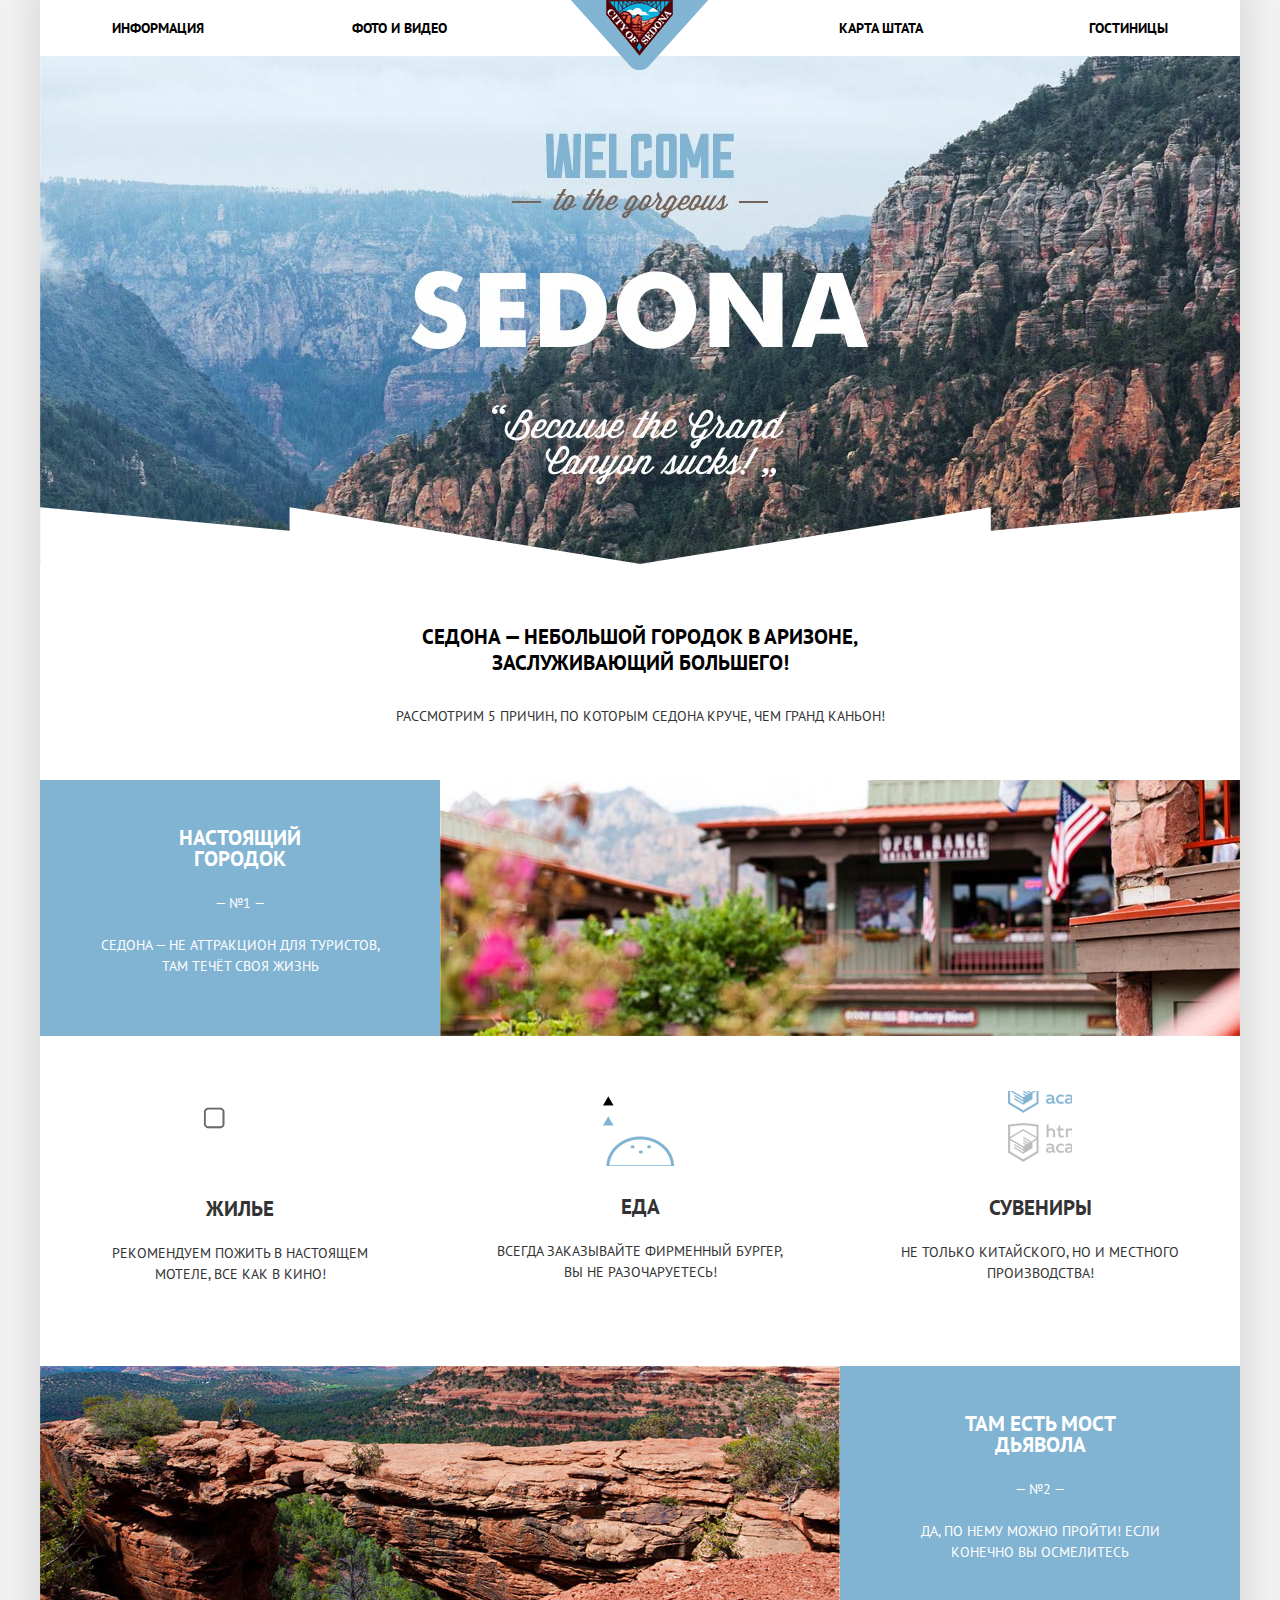
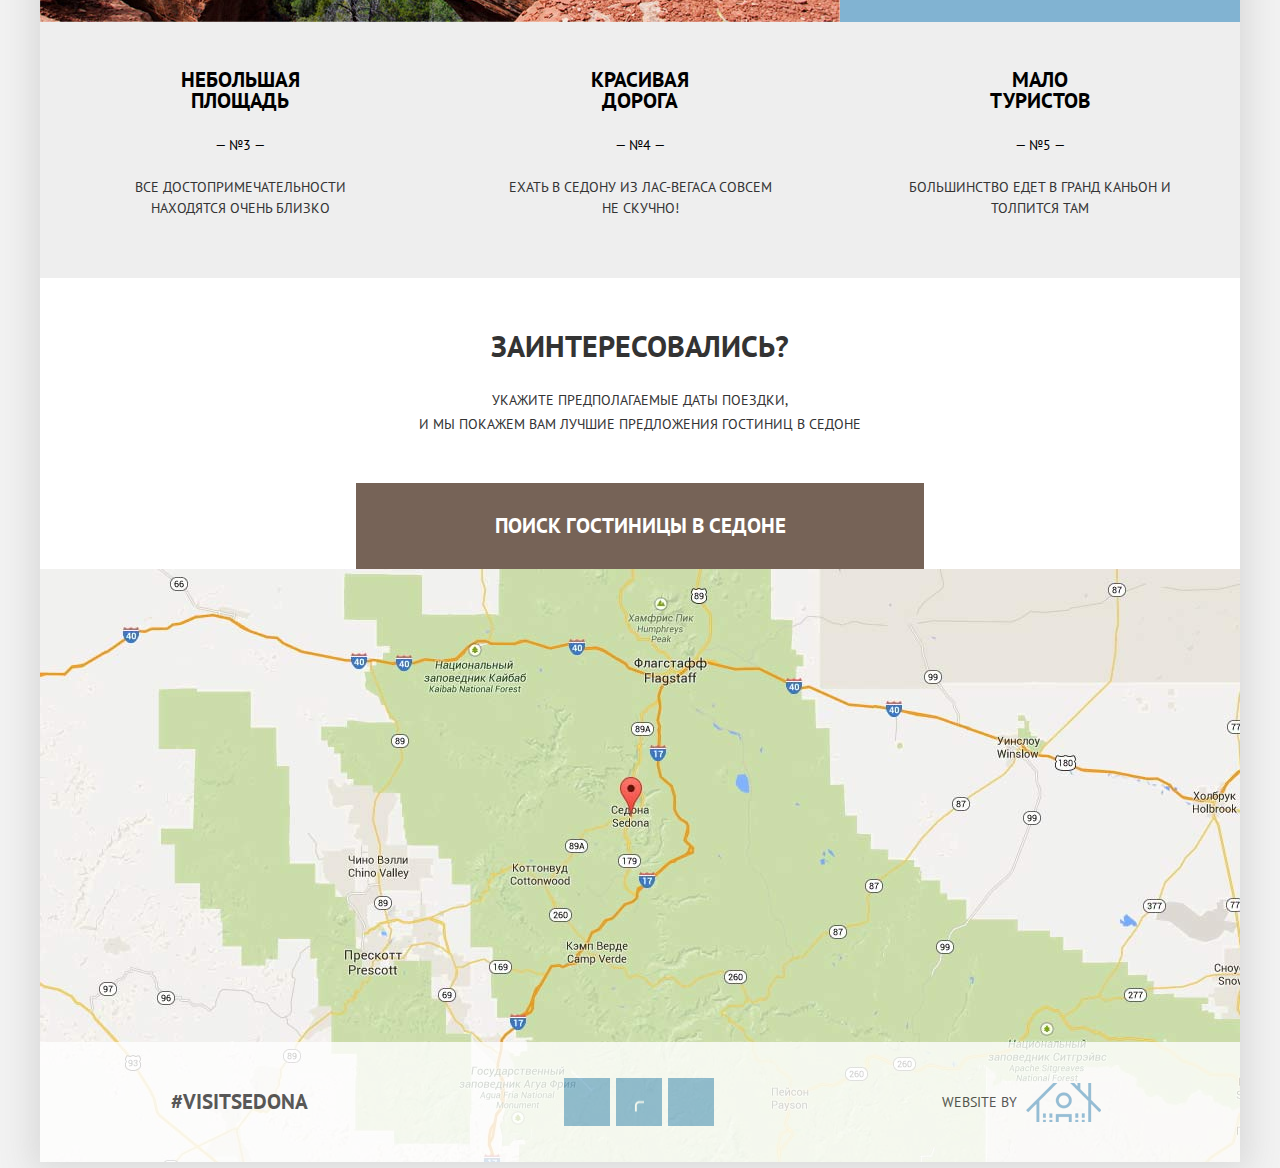
<file: index.html>
<!DOCTYPE html>
<html lang="ru">
  <head>
    <meta charset="utf-8">
    <title>HTML Academy: Седона</title>
    <link href="https://fonts.googleapis.com/css?family=PT+Sans:400,700&amp;subset=cyrillic" rel="stylesheet">
    <link href="css/normalize.css" rel="stylesheet">
    <link href="css/style.min.css" rel="stylesheet">
  </head>
  <body>
    <div class="container">
      <header class="main-header">
        <a class="logo-menu-link">
          <img class="index-logo" src="img/logo.png" width="138" height="70" alt="Sedona">
        </a>
        <nav class="main-navigation">
          <ul class="menu">
            <li class="menu-item menu-item-left">
              <a href="#" class="menu-link">Информация</a>
            </li>
            <li class="menu-item menu-item-left menu-item-margin">
              <a href="#" class="menu-link ">Фото и видео</a>
            </li>
            <li class="menu-item menu-item-right menu-item-map">
              <a href="#" class="menu-link">Карта штата</a>
            </li>
            <li class="menu-item menu-item-right">
              <a href="catalog.html" class="menu-link">Гостиницы</a>
            </li>
          </ul>
        </nav>
      </header>
      <main class="main-content">
        <div class="background"></div>
        <div class="wrap">
          <h2 class="wrap-title">Седона &#8212; небольшой городок в Аризоне, заслуживающий большего!</h2>
          <p class="wrap-text">Рассмотрим 5 причин, по которым Седона круче, чем Гранд Каньон!</p>
        </div>
        <div class="box">
          <div class="card card-blue">
            <h2 class="card-title">Настоящий городок</h2>
            <div class="card-number">&#8212; №1 &#8212;</div>
            <p class="card-paragraph">Седона &#8212; не аттракцион для туристов, там течёт своя жизнь</p>
          </div>
          <div class="box-image"></div>
        </div>
        <div class="features">
          <div class="feature feature-house">
            <h2 class="feature-title">Жилье</h2>
            <p class="feature-paragraph">Рекомендуем пожить в настоящем мотеле, все как в кино!</p>
          </div>
          <div class="feature feature-burger">
            <h2 class="feature-title">Еда</h2>
            <p class="feature-paragraph">Всегда заказывайте фирменный бургер, вы не разочаруетесь!</p>
          </div>
          <div class="feature feature-souvenir">
            <h2 class="feature-title">Сувениры</h2>
            <p class="feature-paragraph">Не только китайского, но и местного производства!</p>
          </div>
        </div>
        <div class="box">
          <div class="card card-blue">
            <h2 class="card-title">Там есть мост Дьявола</h2>
            <div class="card-number">&#8212; №2 &#8212;</div>
            <p class="card-paragraph">Да, по нему можно пройти! Если конечно Вы осмелитесь</p>
          </div>
          <div class="box-imag box-image-2"></div>
        </div>
        <div class="box">
          <div class="card grey-card">
            <h2 class="card-title">Небольшая площадь</h2>
            <div class="card-number">&#8212; №3 &#8212;</div>
            <p class="card-paragraph">Все достопримечательности находятся очень близко</p>
          </div>
          <div class="card grey-card">
            <h2 class="card-title">Красивая дорога</h2>
            <div class="card-number">&#8212; №4 &#8212;</div>
            <p class="card-paragraph">Ехать в Седону из Лас-Вегаса совсем не скучно!</p>
          </div>
          <div class="card grey-card">
            <h2 class="card-title">Мало туристов</h2>
            <div class="card-number">&#8212; №5 &#8212;</div>
            <p class="card-paragraph">Большинство едет в Гранд Каньон и толпится там</p>
          </div>
        </div>
        <div class="search">
          <h2 class="search-title">Заинтересовались?</h2>
          <p class="search-text">Укажите предполагаемые даты поездки, и&#160;мы&#160;покажем&#160;вам&#160;лучшие&#160;предложения&#160;гостиниц&#160;в&#160;Седоне</p>
          <a class="search-btn btn" href="form.html">Поиск гостиницы в Седоне</a>
          <div class="wrapper-form">
            <form action="#" method="post" name="search">
              <div class="wrapper">
                <label class="label" for="visit-field">Дата заезда:</label>
                <div class="input-wrapper">
                  <input class="input" type="text" name="visit" id="visit-field" placeholder="24 апреля 2017">
                  <span class="wrapper-calendar"></span>
                </div>
              </div>
              <div class="wrapper">
                <label class="label" for="departure-field">Дата выезда:</label>
                <div class="input-wrapper">
                  <input class="input" type="text" name="departure" id="departure-field" placeholder="4 июля 2017">
                  <span class="wrapper-calendar"></span>
                </div>
              </div>
              <div class="wrapper">
                <div class="wrapper-item">
                  <label class="label label-people" for="people-field">Взрослые:</label>
                  <div class="input-wrapper-number">
                    <button class="btn btn-input btn-input-less" type="button">&#8211;</button>
                    <input class="input-number" type="text" name="people" id="people-field" placeholder="2">
                    <button class="btn btn-input btn-input-more" type="button">+</button>
                  </div>
                </div>
                <div class="wrapper-item">
                  <label class="label label-child" for="child-field">Дети:</label>
                  <div class="input-wrapper-number">
                    <button class="btn btn-input btn-input-less" type="button">&#8211;</button>
                    <input class="input-number" type="text" name="child" id="child-field" placeholder="0">
                    <button class="btn btn-input btn-input-more" type="button">+</button>
                  </div>
                </div>
              </div>
              <input class="btn btn-search-form" type="submit" value="Найти">
            </form>
          </div>
          <div class="modal-overlay modal-overlay-show"></div>
        </div>
        <div class="map">
          <iframe class="iframe" src="https://www.google.com/maps/embed?pb=!1m18!1m12!1m3!1d838599.7616187428!2d-111.78990332524633!3d34.811468345127636!2m3!1f0!2f0!3f0!3m2!1i1024!2i768!4f13.1!3m3!1m2!1s0x872da132f942b00d%3A0x5548c523fa6c8efd!2z0KHQtdC00L7QvdCwLCDQkNGA0LjQt9C-0L3QsCA4NjMzNiwg0KHQqNCQ!5e0!3m2!1sru!2sru!4v1494264194851" width="1200" height="593"></iframe>
        </div>
      </main>
      <footer class="main-footer index-main-footer">
        <div class="footer-item footer-text">#VisitSedona</div>
        <div class="footer-item footer-social">
          <a class="social-btn social-btn-tw" href="#">Twitter</a>
          <a class="social-btn social-btn-fb" href="#">Facebook</a>
          <a class="social-btn social-btn-youtb" href="#">YouTube</a>
        </div>
        <div class="footer-item footer-block">
          Website By
          <a class="footer-link" href="https://htmlacademy.ru/intensive/htmlcss">HtmlAcademy</a>
        </div>
      </footer>
    </div>
    <script src="js/script.min.js"></script>
  </body>
</html>
</file>
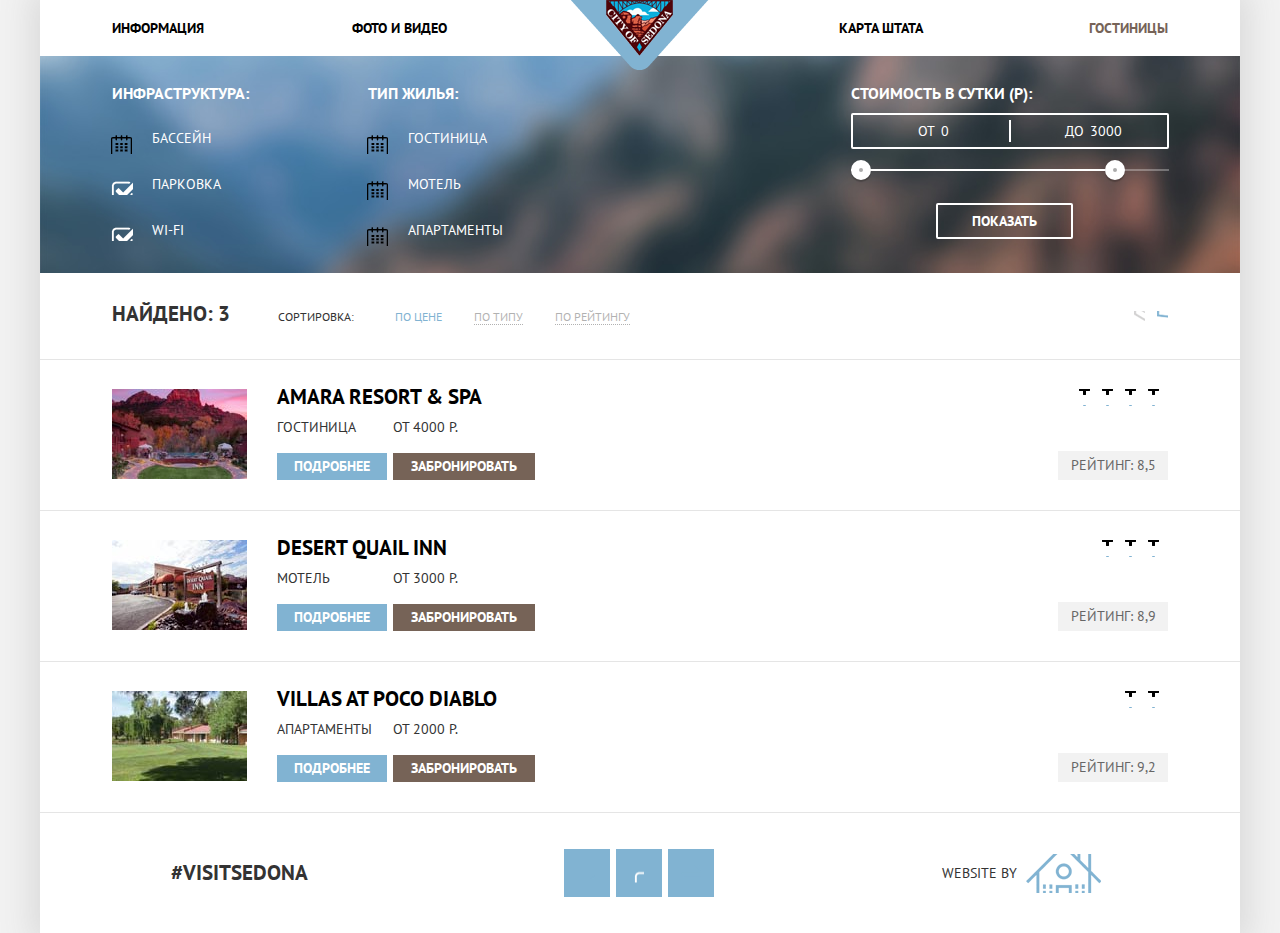
<file: catalog.html>
<!DOCTYPE html>
<html lang="ru">
  <head>
    <meta charset="UTF-8">
    <title>HTML Academy: Седона</title>
    <link href="https://fonts.googleapis.com/css?family=PT+Sans:400,700&amp;subset=cyrillic" rel="stylesheet">
    <link href="css/normalize.css" rel="stylesheet">
    <link href="css/style.min.css" rel="stylesheet">
  </head>
  <body>
    <div class="container">
      <header class="main-header">
        <a href="index.html" class="logo-menu-link">
          <img class="index-logo" src="img/logo.png" width="138" height="70" alt="Sedona">
        </a>
        <nav class="main-navigation">
          <ul class="menu">
            <li class="menu-item menu-item-left">
              <a href="#" class="menu-link">Информация</a>
            </li>
            <li class="menu-item menu-item-left menu-item-margin">
              <a href="#" class="menu-link ">Фото и видео</a>
            </li>
            <li class="menu-item menu-item-right menu-item-map">
              <a href="#" class="menu-link ">Карта штата</a>
            </li>
            <li class="menu-item menu-item-right">
              <a class="menu-active">Гостиницы</a>
            </li>
          </ul>
        </nav>
      </header>
      <main>
        <div class="wrap-form">
          <form class="form" action="#" method="post" name="features">
            <div class="block-checkbox block-checkbox-1">
              <h2 class="block-title">Инфраструктура:</h2>
              <div class="wrap-block">
                <input class="input-checkbox" type="checkbox" name="pool-field" id="pool" checked>
                <label class="label-text" for="pool">Бассейн</label>
              </div>
              <div class="wrap-block">
                <input class="input-checkbox" type="checkbox" name="parking-field" id="parking">
                <label class="label-text" for="parking">Парковка</label>
              </div>
              <div class="wrap-block">
                <input class="input-checkbox" type="checkbox" name="wi-fi-field" id="wifi">
                <label class="label-text" for="wifi">wi-fi</label>
              </div>
            </div>
            <div class="block-checkbox block-checkbox-2">
              <h2 class="block-title">Тип жилья:</h2>
              <div class="wrap-block">
                <input class="input-checkbox" type="checkbox" name="hotel-field" id="hotel" checked>
                <label class="label-text" for="hotel">Гостиница</label>
              </div>
              <div class="wrap-block">
                <input class="input-checkbox" type="checkbox" name="motel-field" id="motel" checked>
                <label class="label-text" for="motel">Мотель</label>
              </div>
              <div class="wrap-block">
                <input class="input-checkbox" type="checkbox" name="apartments-field" id="apartments" checked>
                <label class="label-text" for="apartments">Апартаменты</label>
              </div>
            </div>
            <div class="range-filter">
              <h2 class="filter-title range-filter-title">Стоимость в сутки (Р):</h2>
                <div class="price-controls">
                  <div class="wrap-input">
                    <label class="price-label" for="min-money">от</label>
                    <input class="price-input" name="input-price" type="text" id="min-money" placeholder=" 0">
                  </div>
                  <div class="wrap-input">
                    <label class="price-label price-label-right" for="max-money">до</label>
                    <input class="price-input" name="input-price" type="text" id="max-money" placeholder=" 3000">
                  </div>
                </div>
                <div class="range-controls">
                  <div class="scale">
                    <div class="bar"></div>
                  </div>
                  <div class="toggle toggle-min"></div>
                  <div class="toggle toggle-max"></div>
              </div>
              <input class="btn btn-transparent" type="submit" value="Показать">
            </div>
          </form>
        </div>
        <div class="sorting">
          <h2 class="sorting-title">Найдено: <span class="sorting-number">3</span></h2>
          <p class="sorting-text">Сортировка:</p>
          <div class="sorting-item">
            <a class="sorting-link-active">По цене</a>
            <a class="sorting-link" href="#">По типу</a>
            <a class="sorting-link" href="#">По рейтингу</a>
          </div>
          <div class="sorting-switch">
            <a class="switch switch-down" href="#"></a>
            <a class="switch switch-up switch-active" href="#"></a>
          </div>
        </div>
        <div class="content">
          <img class="content-img" src="img/amara.jpg" alt="Amara" width="135" height="90">
          <div class="wrap-module">
            <h2 class="wrap-module-title"><a href="#" class="wrap-module-link">Amara Resort & Spa</a></h2>
            <div class="module">
              <div class="module-item">
                <p class="module-text">Гостиница</p>
                <a class="module-btn btn" href="#">Подробнее</a>
              </div>
              <div class="module-item">
                <p class="module-text">от 4000 р.</p>
                <a class="module-btn module-btn-brown btn" href="#">Забронировать</a>
              </div>
            </div>
          </div>
          <div class="rating-module">
            <div class="stars">
              <span class="star"></span>
              <span class="star"></span>
              <span class="star"></span>
              <span class="star"></span>
            </div>
            <div class="rating">
              Рейтинг: <span class="rating-numder">8,5</span>
            </div>
          </div>
        </div>
        <div class="content">
          <img class="content-img" src="img/desert.jpg" alt="Desert" width="135" height="90">
          <div class="wrap-module">
            <h2 class="wrap-module-title"><a href="#" class="wrap-module-link">Desert Quail Inn</a></h2>
            <div class="module">
              <div class="module-item">
                <p class="module-text">Мотель</p>
                <a class="module-btn btn" href="#">Подробнее</a>
              </div>
              <div class="module-item">
                <p class="module-text">от 3000 р.</p>
                <a class="module-btn module-btn-brown btn" href="#">Забронировать</a>
              </div>
            </div>
          </div>
          <div class="rating-module">
            <div class="stars">
              <span class="star"></span>
              <span class="star"></span>
              <span class="star"></span>
            </div>
            <div class="rating">
              Рейтинг: <span class="rating-numder">8,9</span>
            </div>
          </div>
        </div>
        <div class="content">
          <img class="content-img" src="img/villas.jpg" alt="Villas" width="135" height="90">
          <div class="wrap-module">
            <h2 class="wrap-module-title"><a href="#" class="wrap-module-link">Villas at Poco Diablo</a></h2>
            <div class="module">
              <div class="module-item">
                <p class="module-text">Апартаменты</p>
                <a class="module-btn btn" href="#">Подробнее</a>
              </div>
              <div class="module-item">
                <p class="module-text">от 2000 р.</p>
                <a class="module-btn module-btn-brown btn" href="#">Забронировать</a>
              </div>
            </div>
          </div>
          <div class="rating-module">
            <div class="stars">
              <span class="star"></span>
              <span class="star"></span>
            </div>
            <div class="rating">
              Рейтинг: <span class="rating-numder">9,2</span>
            </div>
          </div>
        </div>
      </main>
      <footer class="catalog-main-footer">
        <div class="footer-item footer-text">#VisitSedona</div>
        <div class="footer-item footer-social">
          <a class="social-btn social-btn-tw" href="#">Twitter</a>
          <a class="social-btn social-btn-fb" href="#">Facebook</a>
          <a class="social-btn social-btn-youtb" href="#">YouTube</a>
        </div>
        <div class="footer-item footer-block">
          Website By
          <a class="footer-link" href="https://htmlacademy.ru/intensive/htmlcss">HtmlAcademy</a>
        </div>
      </footer>
    </div>
  </body>
</html>
</file>
<file: css/style.min.css>
body{font-family:"PT Sans","Arial",sans-serif;font-size:14px;line-height:21px;color:#333;font-weight:400;text-transform:uppercase;background-color:#f2f2f2}.card-title{font-size:21px;line-height:21px;font-weight:700}.container{position:relative;width:1200px;margin:0 auto;background-color:#fff;-webkit-box-shadow:0 0 30px 10px #dbdbdb;box-shadow:0 0 30px 10px #dbdbdb}.btn{display:block;padding:17px 0;font-family:"PT Sans","Arial",sans-serif;font-size:21px;line-height:26px;font-weight:700;color:#fff;text-transform:uppercase;text-decoration:none;text-align:center;background-color:#81b3d2}.logo-menu-link{position:absolute;top:0;left:50%;z-index:10;display:block;width:138px;height:70px;margin-left:-69px}.menu{position:relative;display:-webkit-box;display:-ms-flexbox;display:flex;margin:0;padding:0 6%;list-style:none}.menu-item{width:20%;padding:15px 0}.menu-item-map,.menu-item-margin{-webkit-box-flex:2;-ms-flex-positive:2;flex-grow:2}.menu-item-margin{margin-left:29px}.menu-item-map{margin-right:34px}.menu-item-left{text-align:left}.menu-item-right{text-align:right}.menu-active,.menu-link{font-size:14px;line-height:26px;font-weight:700;color:#000;text-decoration:none}.menu-link:hover{color:#81b3d2}.menu-link:active{color:#000;opacity:.3}.menu-active{color:#766357}.background{position:relative;width:100%;height:508px;background:#677c8b url(../img/background.jpg) 0 -55px}.background::before{content:"";position:absolute;bottom:0;left:0;width:1200px;height:57px;background:url(../img/shape.png) no-repeat center}.wrap{padding-top:60px;padding-bottom:51px;text-align:center}.wrap-title{width:450px;margin:0 auto;font-size:21px;line-height:26px;font-weight:700;color:#000}.wrap-text{margin:27px 0 0;font-size:14px;line-height:26px}.box{display:-webkit-box;display:-ms-flexbox;display:flex}.card{width:400px;padding-top:47px;padding-bottom:59px;text-align:center;color:#fff;background-color:#81b3d2}.card-title{width:151px;margin:0 auto 24px;color:#fff}.card-number{position:relative;margin-bottom:21px}.card-paragraph{width:302px;margin:0 auto}.grey-card{color:#000;background-color:#eee}.grey-card .card-title{color:#000}.grey-card .card-paragraph{width:270px;color:#333}.box-image{width:800px;height:256px;background:#9e795c url(../img/city.jpg) no-repeat}.features{display:-webkit-box;display:-ms-flexbox;display:flex;padding-top:60px;padding-bottom:81px}.feature{width:400px;text-align:center}.feature::before{display:block;content:"";margin:0 auto;background:url(../img/spritesheet.png) no-repeat center}.feature-house::before{width:75px;height:72px;background-position:-5px -306px}.feature-burger:before{width:74px;height:70px;background-position:-5px -5px}.feature-souvenir:before{width:64px;height:76px;margin-top:-5px;background-position:-5px -526px}.feature-title{margin:30px 0 24px}.feature-paragraph{width:290px;margin:0 auto}.box-image-2{-webkit-box-ordinal-group:0;-ms-flex-order:-1;order:-1;width:800px;height:256px;background:#81523a url(../img/bridge.jpg) no-repeat center}.search{position:relative;padding-top:51px;text-align:center}.search-title{margin:0 0 25px;font-size:30px;line-height:34px;font-weight:700}.search-text{width:450px;margin:0 auto 47px;line-height:24px}.search-btn{display:block;width:568px;padding:30px 0;margin:0 auto;font-size:21px;line-height:26px;background:#766357}.map{width:100%;height:593px;background:#e1ecbc url(../img/map.jpg) no-repeat center}.iframe{border:0}.wrapper-form{position:absolute;top:100%;left:50%;width:568px;padding:55px;margin-left:-284px;-webkit-box-sizing:border-box;box-sizing:border-box;background:#fff;-webkit-box-shadow:0 4px 12px 1px #6d6d6d;box-shadow:0 4px 12px 1px #6d6d6d}.wrapper-form-hide{display:none;-webkit-animation:bounce .6s;animation:bounce .6s}.wrapper-form-error{-webkit-animation:shake .6s;animation:shake .6s}@-webkit-keyframes shake{0%,to{-webkit-transform:translateX(0);transform:translateX(0)}10%,30%,50%,70%,90%{-webkit-transform:translateX(-10px);transform:translateX(-10px)}20%,40%,60%,80%{-webkit-transform:translateX(10px);transform:translateX(10px)}}@keyframes shake{0%,to{-webkit-transform:translateX(0);transform:translateX(0)}10%,30%,50%,70%,90%{-webkit-transform:translateX(-10px);transform:translateX(-10px)}20%,40%,60%,80%{-webkit-transform:translateX(10px);transform:translateX(10px)}}.wrapper{display:-webkit-box;display:-ms-flexbox;display:flex;-webkit-box-pack:justify;-ms-flex-pack:justify;justify-content:space-between;-webkit-box-align:center;-ms-flex-align:center;align-items:center;margin-bottom:30px}.input,.input-number,.label{font-family:"PT Sans","Arial",sans-serif;font-size:14px;line-height:26px;font-weight:700;color:#000;text-transform:uppercase}.label{cursor:pointer}.wrapper-item{display:-webkit-box;display:-ms-flexbox;display:flex;-webkit-box-align:center;-ms-flex-align:center;align-items:center}.label-people{margin-right:41.3px}.label-child{margin-right:25px}.input-wrapper-number{display:-webkit-box;display:-ms-flexbox;display:flex}.input-wrapper{position:relative;width:346px}.input{width:100%;min-height:38px;padding:6px 36px 6px 12px;-webkit-box-sizing:border-box;box-sizing:border-box;border:0;background-color:#f2f2f2}.input:hover{background:#ebebeb}.input:focus{background-color:#fff;-webkit-box-shadow:inset 0 0 0 2px #e5e5e5;box-shadow:inset 0 0 0 2px #e5e5e5;outline:0}.wrapper-calendar{position:absolute;top:8px;right:9px;width:21px;height:22px;background:url(../img/spritesheet.png) no-repeat center;background-position:-5px -85px;opacity:.2;cursor:pointer}.wrapper-calendar:hover{opacity:1}.wrapper-calendar:active{background-position:-5px -117px}.input-number{width:38px;height:38px;padding:6px;text-align:center;-webkit-box-sizing:border-box;box-sizing:border-box;border:0;background-color:#f2f2f2}.input-number:hover{background:#ebebeb}.input-number:focus{background-color:#fff;-webkit-box-shadow:inset 0 0 0 2px #e5e5e5;box-shadow:inset 0 0 0 2px #e5e5e5;outline:0}::-webkit-input-placeholder{color:#000;opacity:1}:-moz-placeholder,::-moz-placeholder{color:#000;opacity:1}:-ms-input-placeholder{color:#000;opacity:1}.btn-input{position:relative;width:38px;height:38px;padding:0 0 5px;-webkit-box-sizing:border-box;box-sizing:border-box;border:0;font-family:"PT Sans","Arial",sans-serif;font-size:23px;line-height:21px;color:#a9a9a9;font-weight:700;text-transform:uppercase;background-color:#f2f2f2;cursor:pointer}.btn-input:hover{color:#000}.btn-input:active{color:#81b3d2}.btn-search-form{width:100%;padding:16px 0;margin-top:53px;border:0;background-color:#81b3d2;cursor:pointer}.btn-search-form:hover{background-color:#669ec0}.btn-search-form:active{color:#88b6d1;background-color:#5496bd}.wrap-form{height:217px;padding:27px 6% 35px;-webkit-box-sizing:border-box;box-sizing:border-box;background:#425464 url(../img/filter-background.jpg) no-repeat 0 17%}.form{display:-webkit-box;display:-ms-flexbox;display:flex}.block-checkbox-1{margin-right:119px}.block-checkbox-2{margin-right:348px}.block-title,.filter-title{margin:0 0 24px;font-size:16px;line-height:21px;color:#fff}.wrap-block{margin-bottom:25px}.wrap-block:last-child{margin-bottom:0}.input-checkbox{display:none}.input-checkbox+.label-text{position:relative;padding-left:40px;font-size:14px;line-height:21px;font-weight:400;color:#fff;cursor:pointer}.input-checkbox+.label-text::before{position:absolute;top:-2px;left:-1px;display:block;content:"";width:22px;height:22px;background:url(../img/spritesheet.png) no-repeat;background-position:-5px -213px}.input-checkbox:checked+.label-text::before{display:none}.input-checkbox:checked+.label-text::after{position:absolute;top:-2px;left:-1px;content:"";width:26px;height:27px;background:url(../img/spritesheet.png) no-repeat;background-position:-5px -149px}.input-checkbox:disabled+.label-text::before{background-position:-5px -245px}.input-checkbox:disabled+.label-text{color:#6a6a6a}.input-checkbox:disabled+.label-text::after{background-position:-5px -181px}.range-filter{width:318px}.range-filter-title{margin-bottom:9px}.price-controls,.wrap-input{display:-webkit-box;display:-ms-flexbox;display:flex}.price-controls{position:relative;margin-bottom:20px;border:2px solid #fff;border-radius:2px;height:32px}.price-controls::before{position:absolute;top:50%;left:50%;content:"";width:2px;height:22px;background-color:#fff;-webkit-transform:translate(-50%,-50%);transform:translate(-50%,-50%)}.wrap-input{-webkit-box-align:center;-ms-flex-align:center;align-items:center;width:158px;height:100%;-webkit-box-sizing:border-box;box-sizing:border-box}.price-label{padding-left:65px;font-size:14px;line-height:21px;font-weight:400;color:#fff;cursor:pointer}.price-label-right{padding-left:55px}.price-input{width:70px;height:32px;border:0;font-family:"PT Sans","Arial",sans-serif;font-size:14px;line-height:21px;color:#fff;font-weight:400;text-transform:uppercase;background:0 0}.price-input::-webkit-input-placeholder{color:#fff;opacity:1}.price-input:-ms-input-placeholder{color:#fff;opacity:1}.price-input:-moz-placeholder,.price-input::-moz-placeholder{color:#fff;opacity:1}.range-controls{position:relative;margin-bottom:32px}.range-controls .scale{height:2px;background:rgba(255,255,255,.3)}.range-controls .bar{width:80%;height:2px;background:#fff}.toggle{position:absolute;top:-9px;width:4px;height:4px;border:8px solid #fff;border-radius:50%;background:#ababab;-webkit-box-shadow:0 2px 1px 0 rgba(0,1,1,.2);box-shadow:0 2px 1px 0 rgba(0,1,1,.2);cursor:pointer}.toggle:hover{background:#1c4f80}.toggle-min{left:0}.toggle-max{left:80%}.btn-transparent{display:block;margin:0 85px;padding:6px 34px;font-size:14px;line-height:20px;color:#fff;text-transform:uppercase;background:0 0;border:2px solid #fff;border-radius:2px;cursor:pointer}.btn-transparent:hover{color:#000;background:#fff}.sorting{display:-webkit-box;display:-ms-flexbox;display:flex;-webkit-box-align:baseline;-ms-flex-align:baseline;align-items:baseline;padding:30px 6% 32px;border-bottom:1px solid #e5e5e5}.sorting-title{margin:0 48px 0 0}.sorting-text{margin:0 41px 0 0;font-size:12px;line-height:18px;font-weight:400;text-transform:uppercase}.sorting-item{margin-right:504px}.sorting-item a{margin-right:28px;font-size:12px;line-height:18px;font-weight:400;text-transform:uppercase;text-decoration:none;border-bottom:1px dotted;color:#000;opacity:.3}.sorting-link:last-child{margin-right:0}.sorting-link:hover{color:#81b3d2;opacity:1}.sorting-link:active{color:#000;opacity:1;border-bottom:none}.sorting-item .sorting-link-active{color:#81b3d2;opacity:1;border:0}.sorting-switch{display:-webkit-box;display:-ms-flexbox;display:flex}.switch{display:block;width:11px;height:10px;margin-right:12px;background:url(../img/spritesheet.png) no-repeat;background-position:-5px -486px;opacity:.2}.switch:hover{opacity:1}.switch:active{background-position:-5px -506px}.switch-up{-webkit-transform:scale(1,-1);transform:scale(1,-1)}.switch:last-child{margin-right:0}.switch-active{background-position:-5px -506px;opacity:1}.content{display:-webkit-box;display:-ms-flexbox;display:flex;padding:29px 6% 30px;border-bottom:1px solid #e5e5e5}.wrap-module{width:258px;margin-right:auto}.wrap-module-title{margin:-3px 0 0}.wrap-module-link{font-size:21px;line-height:21px;font-weight:700;color:#000;text-decoration:none}.wrap-module-link:hover{color:#81b3d2}.wrap-module-link:active{color:#000;opacity:.3}.module{display:-webkit-box;display:-ms-flexbox;display:flex;-webkit-box-pack:justify;-ms-flex-pack:justify;justify-content:space-between}.module-text{margin:10px 0 15px;color:#333}.module-btn{width:110px;padding:3px 0;font-size:14px;line-height:21px;font-weight:700}.module-btn:hover{background-color:#669ec0}.module-btn:active{color:#88b6d1;background-color:#5496bd}.module-btn-brown{width:142px;background-color:#766357}.module-btn-brown:hover{background-color:#604e43}.module-btn-brown:active{color:#857871;background-color:#503e33}.content-img{margin-right:30px}.rating-module{-webkit-box-orient:vertical;-webkit-box-direction:normal;-ms-flex-direction:column;flex-direction:column;-webkit-box-pack:justify;-ms-flex-pack:justify;justify-content:space-between;-webkit-box-align:end;-ms-flex-align:end;align-items:flex-end;width:110px}.rating-module,.stars{display:-webkit-box;display:-ms-flexbox;display:flex}.star{width:20px;height:17px;margin-right:3px;background:url(../img/spritesheet.png) no-repeat;background-position:-5px -612px}.star:last-child{margin-right:0}.rating{width:110px;padding:4px 0;text-align:center;color:#666;background-color:#f2f2f2}.main-footer{position:absolute;bottom:0;left:0;-webkit-box-pack:justify;-ms-flex-pack:justify;justify-content:space-between;-webkit-box-align:center;-ms-flex-align:center;align-items:center;width:100%;padding:36px 0;background:#fff;opacity:.8}.catalog-main-footer,.footer-item,.main-footer{display:-webkit-box;display:-ms-flexbox;display:flex}.catalog-main-footer{-webkit-box-align:center;-ms-flex-align:center;align-items:center;padding:36px 0;-webkit-box-pack:justify;-ms-flex-pack:justify;justify-content:space-between}.footer-item{-webkit-box-pack:center;-ms-flex-pack:center;justify-content:center;width:33.333%}.footer-text{font-size:21px;line-height:26px;font-weight:700}.footer-social{margin-left:4px}.social-btn{position:relative;display:block;width:46px;height:48px;margin-right:6px;font-size:0;background:#81b3d2}.social-btn::before{content:"";position:absolute;top:50%;left:50%;-webkit-transform:translate(-50%,-50%);transform:translate(-50%,-50%);background:url(../img/spritesheet.png) no-repeat}.social-btn-tw::before{position:absolute;content:"";width:17px;height:15px;background-position:-5px -639px}.social-btn-fb::before,.social-btn-youtb::before{position:absolute;content:"";width:10px;height:19px;background-position:-5px -277px}.social-btn-youtb::before{width:20px;height:16px;background-position:-5px -664px}.social-btn:hover{background:#669ec0}.social-btn:active{background:#5496bd}.social-btn:active::before{opacity:.3}.footer-block{-webkit-box-align:center;-ms-flex-align:center;align-items:center}.footer-link{display:block;width:113px;height:39px;margin-left:9px;font-size:0;background:url(../img/spritesheet.png) no-repeat;background-position:-5px -388px}.footer-link:hover{background-position:-5px -437px}.footer-link:active{background-position:-5px -388px;opacity:.3}
Show transformations
</file>
